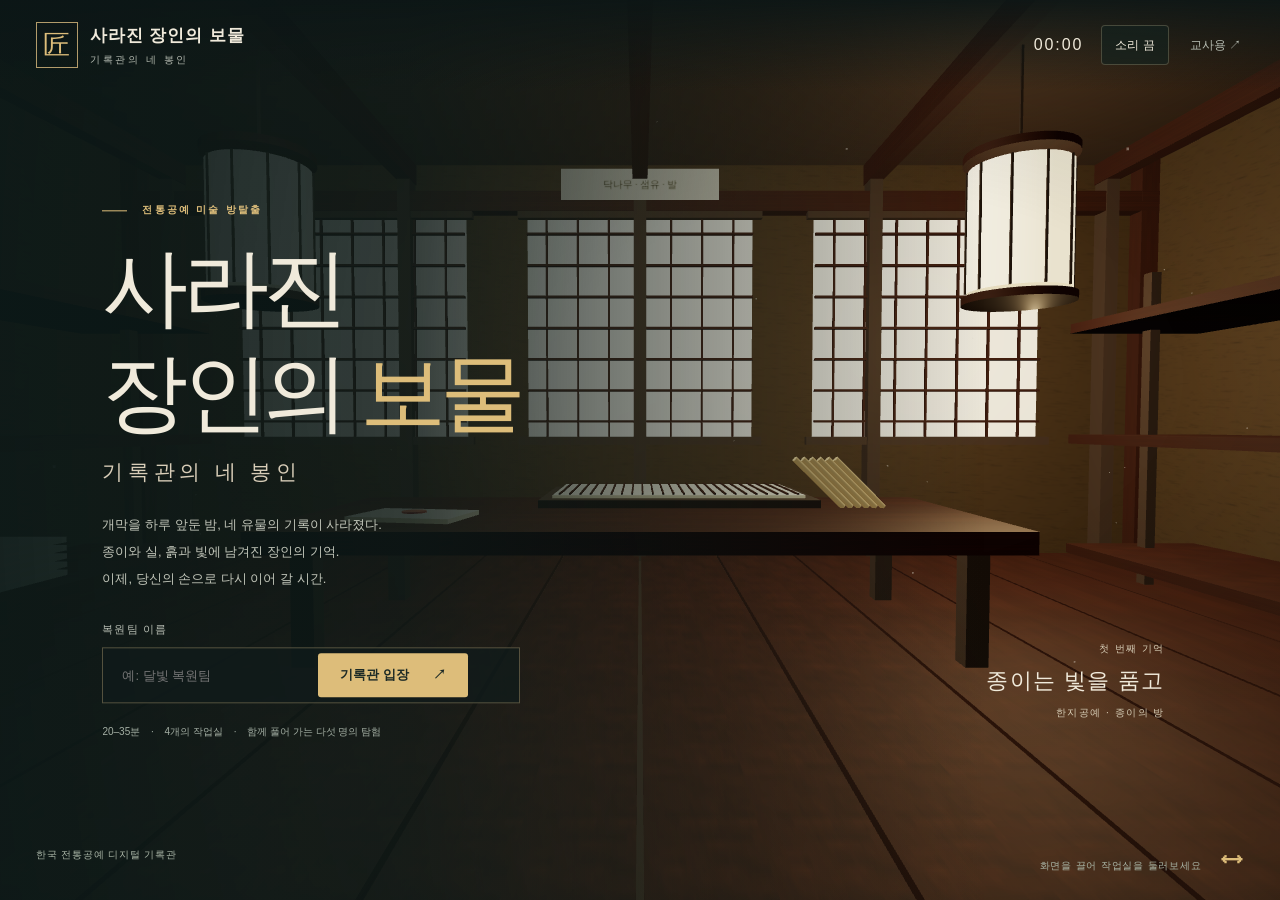
<file: index.html>
<!doctype html>
<html lang="ko">
<head>
  <meta charset="utf-8">
  <meta name="viewport" content="width=device-width,initial-scale=1,viewport-fit=cover">
  <meta name="theme-color" content="#111c1b">
  <meta name="description" content="네 개의 전통공예 작업실을 탐험하는 3D 미술 방탈출. 종이, 실, 흙, 빛 속에서 장인의 기록을 복원하세요.">
  <title>사라진 장인의 보물 — 기록관의 네 봉인</title>
  <link rel="stylesheet" href="style.css">
</head>
<body>
  <canvas id="world" aria-label="전통공예 작업실 3D 화면. 마우스 또는 손가락으로 끌어 360도 둘러봅니다." tabindex="0"></canvas>
  <div class="vignette" aria-hidden="true"></div>
  <div id="hotspots" aria-label="공간 속 조사 지점"></div>
  <div id="webglError" class="error-banner" hidden>3D를 표시할 수 없습니다. WebGL을 지원하는 최신 브라우저에서 다시 열어 주세요. 단서와 퍼즐은 조사 목록에서 계속 이용할 수 있습니다.</div>

  <header class="topbar">
    <a class="brand" href="index.html" aria-label="게임 시작 화면"><span class="brand-mark">匠</span><span>사라진 장인의 보물<small>기록관의 네 봉인</small></span></a>
    <div class="top-actions"><span id="teamLabel" hidden></span><span id="timer" class="timer" aria-label="플레이 시간">00:00</span><button id="soundBtn" class="icon-btn" aria-pressed="false">소리 끔</button><a class="text-link" href="teacher.html" target="_blank" rel="noopener">교사용 ↗</a></div>
  </header>

  <main id="start" class="start-screen">
    <div class="start-content">
      <div class="eyebrow"><span></span> 전통공예 미술 방탈출</div>
      <h1>사라진<br>장인의 <em>보물</em></h1>
      <p class="subtitle">기록관의 네 봉인</p>
      <p class="intro-copy">개막을 하루 앞둔 밤, 네 유물의 기록이 사라졌다.<br>종이와 실, 흙과 빛에 남겨진 장인의 기억.<br>이제, 당신의 손으로 다시 이어 갈 시간.</p>
      <form id="startForm"><label for="team">복원팀 이름</label><div class="start-field"><input id="team" required maxlength="16" autocomplete="off" placeholder="예: 달빛 복원팀"><button class="primary" type="submit">기록관 입장 <span>↗</span></button></div></form>
      <button id="resumeBtn" class="resume" hidden>저장된 기록 이어 하기 →</button>
      <p class="start-meta">20–35분 <span>·</span> 4개의 작업실 <span>·</span> 함께 풀어 가는 다섯 명의 탐험</p>
    </div>
    <div class="exhibit-caption"><span>첫 번째 기억</span><strong>종이는 빛을 품고</strong><small>한지공예 · 종이의 방</small></div>
    <div class="start-bottom"><span>한국 전통공예 디지털 기록관</span><span>화면을 끌어 작업실을 둘러보세요 <b>⟷</b></span></div>
  </main>

  <section id="play" hidden aria-label="기록관 탐험">
    <div id="practiceBanner" class="practice-banner" hidden>교사용 연습 · 학생 기록과 별도로 저장됩니다</div>
    <nav id="rooms" class="room-nav" aria-label="작업실 선택"></nav>
    <div class="room-heading"><span id="roomIndex" class="eyebrow"></span><h2 id="roomTitle"></h2><p id="roomSub"></p></div>
    <div class="view-tools"><button id="lookLeft" class="icon-btn" aria-label="왼쪽 둘러보기">↶</button><span id="compass">360°</span><button id="lookRight" class="icon-btn" aria-label="오른쪽 둘러보기">↷</button></div>
    <div class="bottom-dock"><div class="mission-copy"><span id="missionLabel" class="eyebrow">현재 임무</span><strong id="missionText"></strong><span id="clueCount"></span></div><div class="dock-actions"><button id="cluesBtn" class="secondary">단서 조사</button><button id="missionBtn" class="primary">봉인 복원 ↗</button></div></div>
    <div class="bottom-strip"><button id="hintBtn" class="text-link">힌트 0 / 3</button><button id="archiveBtn" class="text-link">복원 수첩 <span id="progress">0 / 4</span></button><span id="saveStatus" role="status">기록 자동 저장</span><button id="restartBtn" class="text-link">처음부터</button></div>
  </section>

  <div id="modal" class="modal" hidden><section id="dialog" class="dialog" role="dialog" aria-modal="true" aria-labelledby="dialogTitle" tabindex="-1"><div class="dialog-top"><span id="dialogTag" class="eyebrow"></span><button id="closeModal" class="close-btn" aria-label="창 닫기">×</button></div><h2 id="dialogTitle"></h2><div id="dialogBody"></div></section></div>
  <div id="toast" class="toast" role="status" aria-live="polite" hidden></div>
  <div id="celebration" aria-hidden="true" hidden></div>
  <noscript><div class="error-banner">이 게임은 JavaScript가 필요합니다. 브라우저에서 JavaScript를 허용해 주세요.</div></noscript>
  <script src="vendor/three.min.js"></script>
  <script src="scene.js"></script>
  <script src="game.js"></script>
</body>
</html>
</file>
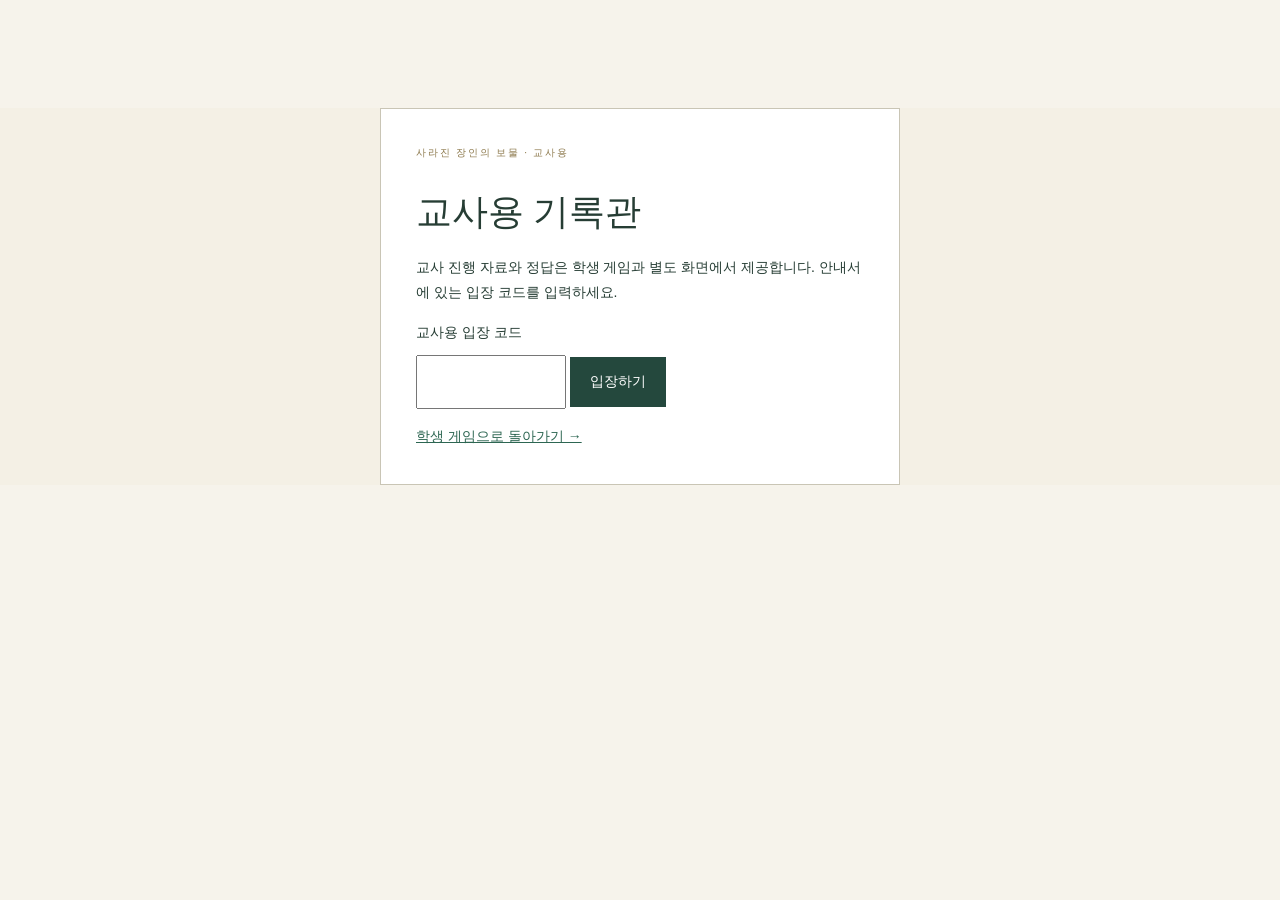
<file: teacher.html>
<!doctype html><html lang="ko"><head><meta charset="utf-8"><meta name="viewport" content="width=device-width,initial-scale=1"><title>교사용 기록관 — 사라진 장인의 보물</title><link rel="stylesheet" href="docs/print.css"><style>body{background:#f4f0e5}.gate{max-width:520px;margin:12vh auto;padding:35px;background:white;border:1px solid #c9c5b5}.gate input{font:inherit;padding:12px;width:150px}.gate button,button{font:inherit;padding:12px 20px;cursor:pointer;background:#24483d;color:white;border:0}.practice-controls{display:flex;gap:10px;flex-wrap:wrap}.practice-controls a{padding:10px 15px;background:#24483d;color:white;text-decoration:none}.notice{padding:12px 18px;border-left:3px solid #a88039;background:#ede4cd}#teacherContent[hidden],.gate[hidden]{display:none}</style></head><body>
<form id="gate" class="gate"><div class="eyebrow">사라진 장인의 보물 · 교사용</div><h1>교사용 기록관</h1><p>교사 진행 자료와 정답은 학생 게임과 별도 화면에서 제공합니다. 안내서에 있는 입장 코드를 입력하세요.</p><label for="pin">교사용 입장 코드</label><p><input id="pin" type="password" required autocomplete="off" aria-label="교사용 입장 코드"> <button type="submit">입장하기</button></p><p id="gateFeedback" role="status"></p><a href="index.html">학생 게임으로 돌아가기 →</a></form>
<main id="teacherContent" class="document" hidden><div class="toolbar"><a href="index.html">← 학생 게임</a><a href="docs/교사용-운영설명서.html" target="_blank">운영 설명서</a><a href="docs/학생-워크시트.html" target="_blank">워크시트</a><button onclick="window.print()">이 자료 인쇄</button><button id="logout">교사용 닫기</button></div><div class="eyebrow">TEACHER'S ARCHIVE</div><h1>네 봉인을 여는 수업</h1><p class="subtitle">사라진 장인의 보물 — 기록관의 네 봉인</p><div class="notice">이 페이지는 수업 중 정답 노출을 줄이는 분리 화면입니다. 입장 코드는 보안 인증이 아닙니다. 학생에게는 <b>index.html</b>만 안내하세요.</div>
<h2>수업 운영 한눈에 보기</h2><p>중2–고1 · 20명 · 5명씩 4모둠 · 게임 20–35분. 도입 3분, 방별 활동 약 5분씩 4회, 최종 봉인 2분, 공유 5분으로 약 30분을 권장합니다. 읽기·조작 속도에 따라 달라지므로 첫 수업 후 시간을 조정하세요.</p><p>각 모둠에 기기 한 대를 배정하고 탐색자·조작자·기록자·해석자·시간관리자를 정합니다. 방을 바꿀 때 역할도 바꿉니다. 카메라 조작이 어려우면 조사 목록을 활용할 수 있습니다.</p>
<table><thead><tr><th>모둠</th><th>1회</th><th>2회</th><th>3회</th><th>4회</th></tr></thead><tbody><tr><td>1</td><td>종이</td><td>실</td><td>흙</td><td>빛</td></tr><tr><td>2</td><td>실</td><td>흙</td><td>빛</td><td>종이</td></tr><tr><td>3</td><td>흙</td><td>빛</td><td>종이</td><td>실</td></tr><tr><td>4</td><td>빛</td><td>종이</td><td>실</td><td>흙</td></tr></tbody></table><p>방은 처음부터 모두 이동 가능합니다. 5분마다 다음 방으로 이동하고, 미완료 퍼즐은 자동 저장하여 자유 복원 시간에 다시 엽니다. 최종 기록은 입장 순서와 무관하게 종이 → 실 → 흙 → 빛으로 정리합니다.</p>
<h2>정답과 퍼즐 작동 방법</h2><table><thead><tr><th>방</th><th>조작과 정답</th><th>학습 목표</th></tr></thead><tbody><tr><td>한지 · 3</td><td>단서 3개 조사 → 투명지 두 장 모두 중앙 빛판 틀에 이동. 왼쪽 위 (270,78), 오차 7 단위 이내. 중첩 무늬는 3. 확인 문항은 닥나무 껍질 섬유·질김·빛의 부드러운 투과.</td><td>한지의 주재료와 성질을 쓰임에 연결한다.</td></tr><tr><td>매듭 · 4</td><td>양 손잡이를 좌우 말뚝(180,180), (540,180)에 이동. 좌상부터 시계 방향으로 적색 위 / 금빛 위 / 적색 위 / 금빛 위. 네 교차 모두 맞춰 확인.</td><td>경로, 반복, 대칭, 위아래 교차를 구별한다. 실제 전통매듭 제작법과 교육 도식을 구분한다.</td></tr><tr><td>청자 · 2</td><td>기물 성형 → 무늬 홈 새기기 → 다른 색 흙 채우기 → 표면 정리하기. 그다음 꽃 홈 3곳은 백토, 줄기 홈 3곳은 흑토로 채우고 확인.</td><td>상감의 핵심 과정과 다른 색 흙을 채우는 원리를 설명한다. 실제 청자는 추가 공정이 있음을 안다.</td></tr><tr><td>나전 · 6</td><td>조각을 선택하고 ±30° 버튼 또는 R로 회전 → 점선 꽃잎 자리에 이동. 각 조각의 방향은 위에서 시계 방향으로 0·60·120·180·240·300°. 6개가 고정된 뒤 꽃잎 수 6 입력.</td><td>자개와 옻칠 바탕의 대비·반사 광택을 이해한다. 꽃잎 수는 게임 규칙임을 구분한다.</td></tr></tbody></table><p class="answer">최종 암호: <b>3426</b> · 종이 → 실 → 흙 → 빛</p>
<h2>테스트용 방 이동 · 초기화</h2><p>아래 링크는 학생 기록과 분리된 <b>교사용 연습</b>을 엽니다. 처음 시작하면 선택한 방에서 출발합니다. 기존 연습을 이어 하면 마지막 연습 위치를 불러옵니다. 연습 화면의 ‘처음부터’로 전체를 초기화하거나 아래에서 방 하나만 초기화하세요.</p><div class="practice-controls"><a href="index.html?practice=1&room=0" target="_blank">종이 연습 ↗</a><a href="index.html?practice=1&room=1" target="_blank">실 연습 ↗</a><a href="index.html?practice=1&room=2" target="_blank">흙 연습 ↗</a><a href="index.html?practice=1&room=3" target="_blank">빛 연습 ↗</a></div><p><label for="resetRoom">초기화할 연습 방 </label><select id="resetRoom"><option value="0">종이의 방</option><option value="1">실의 방</option><option value="2">흙의 방</option><option value="3">빛의 방</option></select> <button id="resetPractice">선택한 연습 방 초기화</button></p><p id="resetFeedback" role="status"></p><p class="notice">초기화 전 연습 탭을 닫고 실행하세요. 다시 열 때 ‘이어 하기’를 누릅니다. 학생 저장 키는 수정하지 않습니다.</p>
<h2>교사 진행 대본</h2><p><b>도입</b> “내일 특별전을 열어야 하는데 네 유물의 기록이 봉인되었습니다. 여러분은 젊은 문화유산 복원팀입니다. 장인의 편지를 읽고, 재료와 도구가 알려 주는 원리를 함께 찾아봅시다.”</p><p><b>탐색 시작</b> “빛나는 표식을 눌러 단서를 모으세요. 정답을 추측하기 전에 모든 재료와 도구를 조사합니다. 조작자는 팀의 설명을 듣고 손을 움직이고, 기록자는 근거를 남깁니다.”</p><p><b>막혔을 때</b> “어느 단서가 이 조작과 연결되나요? 두 사람의 설명을 비교해 보세요. 필요하면 힌트 1부터 차례로 열어도 됩니다.”</p><p><b>전환</b> “지금 상태는 자동으로 저장됩니다. 역할을 바꾸고 다음 작업실로 이동하세요. 못 푼 방은 나중에 돌아올 수 있습니다.”</p><p><b>마무리</b> “장인이 남긴 보물은 무엇이었을까요? 게임의 규칙과 실제 공예 지식을 구분해 설명하고, 네 재료 중 하나를 골라 새로운 쓰임을 제안해 봅시다.”</p>
<h2>단계별 힌트</h2><ol><li><b>한지</b>: 두 장 모두 빛판으로 → 왼쪽 위 모서리를 점선에 → 같은 틀에 정확히 포개고 닥나무와 빛의 성질을 연결.</li><li><b>매듭</b>: 양 손잡이를 말뚝으로 → 위에 놓인 색을 관찰 → 좌상부터 적·금·적·금.</li><li><b>청자</b>: 먼저·마지막 찾기 → 성형·홈·채움·정리 → 꽃은 백토, 줄기는 흑토.</li><li><b>나전</b>: 긴 끝은 바깥 → 위치뿐 아니라 회전 확인 → 60도 간격의 여섯 방향으로 배치 후 꽃잎 세기.</li></ol>
<h2>관찰과 평가</h2><p>완료 속도보다 단서에 근거한 설명, 협력과 역할 순환, 공예 개념의 정확성을 확인합니다. “상감은 물감으로 그리는 것인가?”, “이 도식만으로 실제 국화매듭을 만들 수 있는가?”, “자개는 스스로 빛을 내는가?”, “여섯 꽃잎은 역사적 규칙인가?”를 짧게 토의합니다.</p><h2>학습 자료와 출처</h2><p>공예 설명의 출처와 단순화 범위는 <a href="docs/교사용-운영설명서.html">출력용 교사용 설명서</a>에 정리했습니다. 모든 공간·무늬는 코드로 새로 만든 교육용 표현이며 특정 유물의 정밀 복제는 아닙니다.</p></main>
<script src="teacher.js"></script></body></html>
</file>
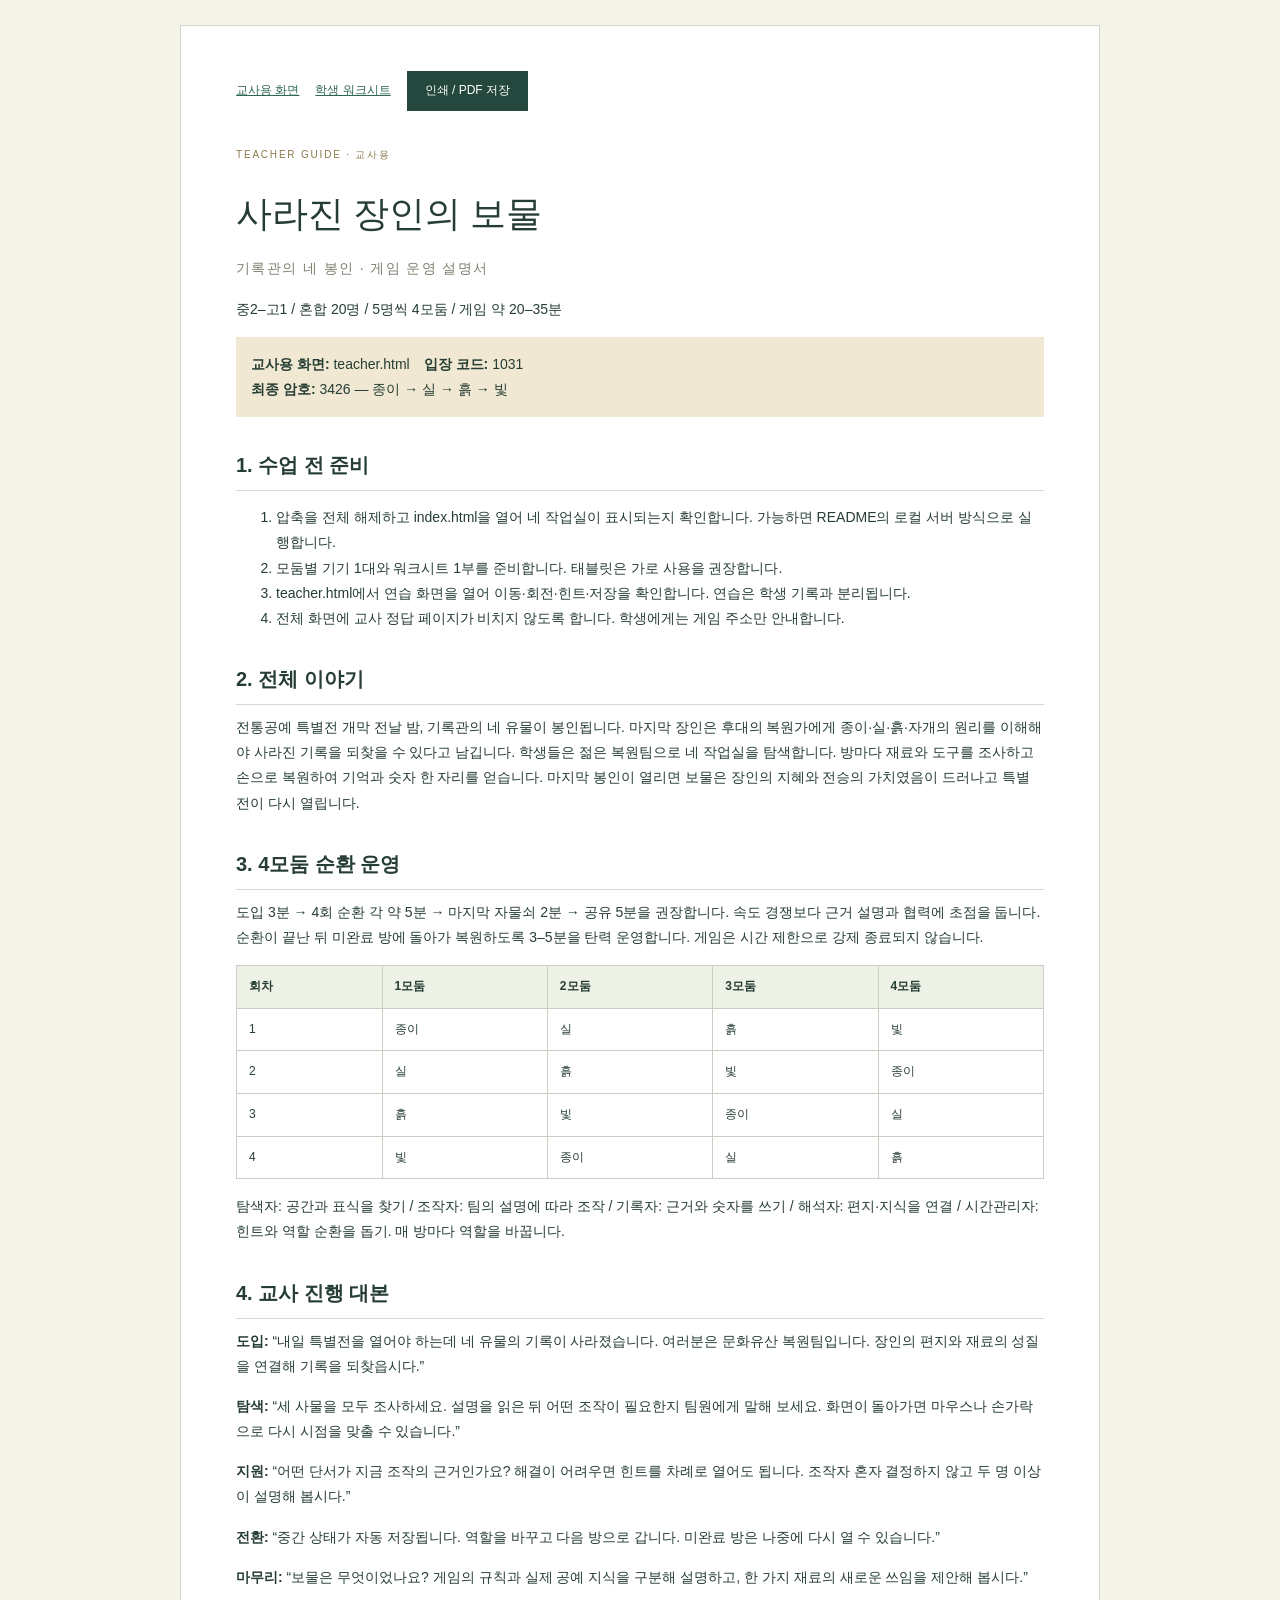
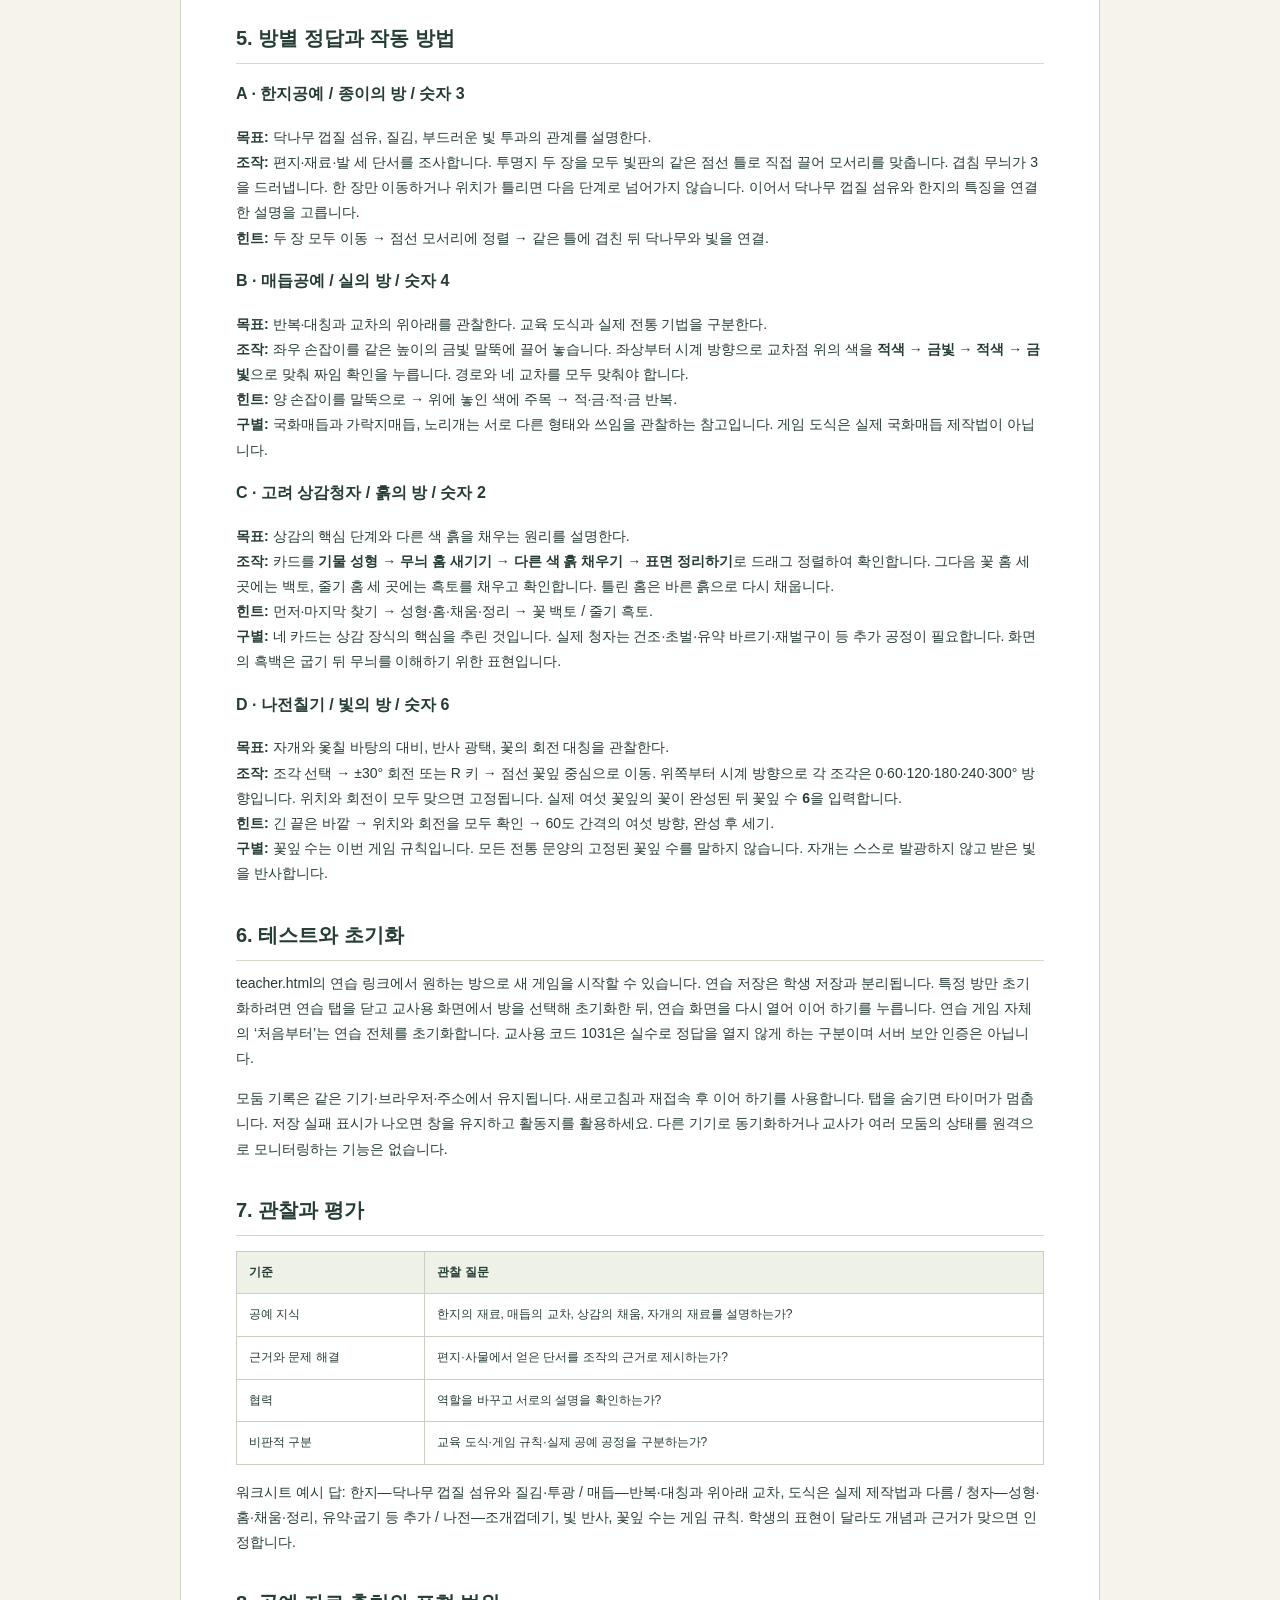
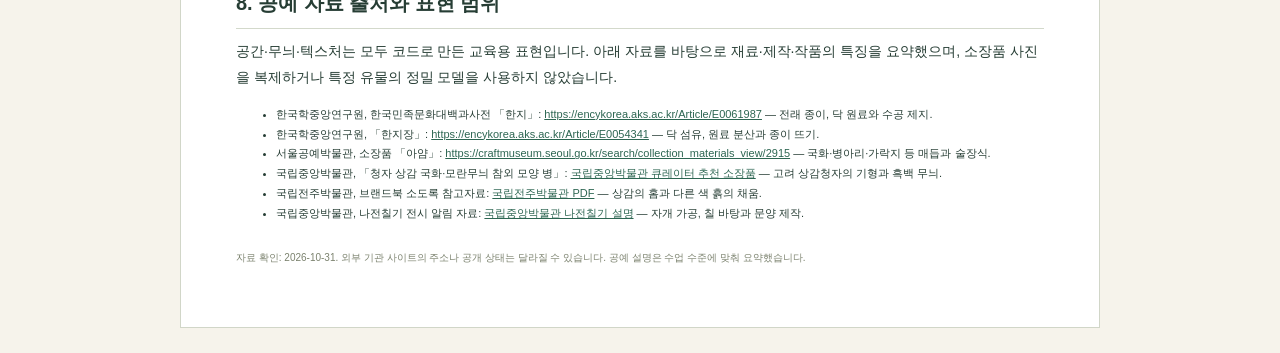
<file: docs/교사용-운영설명서.html>
<!doctype html><html lang="ko"><head><meta charset="utf-8"><meta name="viewport" content="width=device-width,initial-scale=1"><title>교사용 운영 설명서 — 사라진 장인의 보물</title><link rel="stylesheet" href="print.css"></head><body><main class="document"><div class="toolbar"><a href="../teacher.html">교사용 화면</a><a href="학생-워크시트.html">학생 워크시트</a><button onclick="window.print()">인쇄 / PDF 저장</button></div><div class="eyebrow">TEACHER GUIDE · 교사용</div><h1>사라진 장인의 보물</h1><p class="subtitle">기록관의 네 봉인 · 게임 운영 설명서</p><p>중2–고1 / 혼합 20명 / 5명씩 4모둠 / 게임 약 20–35분</p><p class="answer"><b>교사용 화면:</b> teacher.html　<b>입장 코드:</b> 1031<br><b>최종 암호:</b> 3426 — 종이 → 실 → 흙 → 빛</p><h2>1. 수업 전 준비</h2><ol><li>압축을 전체 해제하고 index.html을 열어 네 작업실이 표시되는지 확인합니다. 가능하면 README의 로컬 서버 방식으로 실행합니다.</li><li>모둠별 기기 1대와 워크시트 1부를 준비합니다. 태블릿은 가로 사용을 권장합니다.</li><li>teacher.html에서 연습 화면을 열어 이동·회전·힌트·저장을 확인합니다. 연습은 학생 기록과 분리됩니다.</li><li>전체 화면에 교사 정답 페이지가 비치지 않도록 합니다. 학생에게는 게임 주소만 안내합니다.</li></ol><h2>2. 전체 이야기</h2><p>전통공예 특별전 개막 전날 밤, 기록관의 네 유물이 봉인됩니다. 마지막 장인은 후대의 복원가에게 종이·실·흙·자개의 원리를 이해해야 사라진 기록을 되찾을 수 있다고 남깁니다. 학생들은 젊은 복원팀으로 네 작업실을 탐색합니다. 방마다 재료와 도구를 조사하고 손으로 복원하여 기억과 숫자 한 자리를 얻습니다. 마지막 봉인이 열리면 보물은 장인의 지혜와 전승의 가치였음이 드러나고 특별전이 다시 열립니다.</p><h2>3. 4모둠 순환 운영</h2><p>도입 3분 → 4회 순환 각 약 5분 → 마지막 자물쇠 2분 → 공유 5분을 권장합니다. 속도 경쟁보다 근거 설명과 협력에 초점을 둡니다. 순환이 끝난 뒤 미완료 방에 돌아가 복원하도록 3–5분을 탄력 운영합니다. 게임은 시간 제한으로 강제 종료되지 않습니다.</p><table><tr><th>회차</th><th>1모둠</th><th>2모둠</th><th>3모둠</th><th>4모둠</th></tr><tr><td>1</td><td>종이</td><td>실</td><td>흙</td><td>빛</td></tr><tr><td>2</td><td>실</td><td>흙</td><td>빛</td><td>종이</td></tr><tr><td>3</td><td>흙</td><td>빛</td><td>종이</td><td>실</td></tr><tr><td>4</td><td>빛</td><td>종이</td><td>실</td><td>흙</td></tr></table><p>탐색자: 공간과 표식을 찾기 / 조작자: 팀의 설명에 따라 조작 / 기록자: 근거와 숫자를 쓰기 / 해석자: 편지·지식을 연결 / 시간관리자: 힌트와 역할 순환을 돕기. 매 방마다 역할을 바꿉니다.</p><h2>4. 교사 진행 대본</h2><p><b>도입:</b> “내일 특별전을 열어야 하는데 네 유물의 기록이 사라졌습니다. 여러분은 문화유산 복원팀입니다. 장인의 편지와 재료의 성질을 연결해 기록을 되찾읍시다.”</p><p><b>탐색:</b> “세 사물을 모두 조사하세요. 설명을 읽은 뒤 어떤 조작이 필요한지 팀원에게 말해 보세요. 화면이 돌아가면 마우스나 손가락으로 다시 시점을 맞출 수 있습니다.”</p><p><b>지원:</b> “어떤 단서가 지금 조작의 근거인가요? 해결이 어려우면 힌트를 차례로 열어도 됩니다. 조작자 혼자 결정하지 않고 두 명 이상이 설명해 봅시다.”</p><p><b>전환:</b> “중간 상태가 자동 저장됩니다. 역할을 바꾸고 다음 방으로 갑니다. 미완료 방은 나중에 다시 열 수 있습니다.”</p><p><b>마무리:</b> “보물은 무엇이었나요? 게임의 규칙과 실제 공예 지식을 구분해 설명하고, 한 가지 재료의 새로운 쓰임을 제안해 봅시다.”</p>
<section class="pagebreak"><h2>5. 방별 정답과 작동 방법</h2><h3>A · 한지공예 / 종이의 방 / 숫자 3</h3><p><b>목표:</b> 닥나무 껍질 섬유, 질김, 부드러운 빛 투과의 관계를 설명한다.<br><b>조작:</b> 편지·재료·발 세 단서를 조사합니다. 투명지 두 장을 모두 빛판의 같은 점선 틀로 직접 끌어 모서리를 맞춥니다. 겹침 무늬가 3을 드러냅니다. 한 장만 이동하거나 위치가 틀리면 다음 단계로 넘어가지 않습니다. 이어서 닥나무 껍질 섬유와 한지의 특징을 연결한 설명을 고릅니다.<br><b>힌트:</b> 두 장 모두 이동 → 점선 모서리에 정렬 → 같은 틀에 겹친 뒤 닥나무와 빛을 연결.</p><h3>B · 매듭공예 / 실의 방 / 숫자 4</h3><p><b>목표:</b> 반복·대칭과 교차의 위아래를 관찰한다. 교육 도식과 실제 전통 기법을 구분한다.<br><b>조작:</b> 좌우 손잡이를 같은 높이의 금빛 말뚝에 끌어 놓습니다. 좌상부터 시계 방향으로 교차점 위의 색을 <b>적색 → 금빛 → 적색 → 금빛</b>으로 맞춰 짜임 확인을 누릅니다. 경로와 네 교차를 모두 맞춰야 합니다.<br><b>힌트:</b> 양 손잡이를 말뚝으로 → 위에 놓인 색에 주목 → 적·금·적·금 반복.<br><b>구별:</b> 국화매듭과 가락지매듭, 노리개는 서로 다른 형태와 쓰임을 관찰하는 참고입니다. 게임 도식은 실제 국화매듭 제작법이 아닙니다.</p><h3>C · 고려 상감청자 / 흙의 방 / 숫자 2</h3><p><b>목표:</b> 상감의 핵심 단계와 다른 색 흙을 채우는 원리를 설명한다.<br><b>조작:</b> 카드를 <b>기물 성형 → 무늬 홈 새기기 → 다른 색 흙 채우기 → 표면 정리하기</b>로 드래그 정렬하여 확인합니다. 그다음 꽃 홈 세 곳에는 백토, 줄기 홈 세 곳에는 흑토를 채우고 확인합니다. 틀린 홈은 바른 흙으로 다시 채웁니다.<br><b>힌트:</b> 먼저·마지막 찾기 → 성형·홈·채움·정리 → 꽃 백토 / 줄기 흑토.<br><b>구별:</b> 네 카드는 상감 장식의 핵심을 추린 것입니다. 실제 청자는 건조·초벌·유약 바르기·재벌구이 등 추가 공정이 필요합니다. 화면의 흑백은 굽기 뒤 무늬를 이해하기 위한 표현입니다.</p><h3>D · 나전칠기 / 빛의 방 / 숫자 6</h3><p><b>목표:</b> 자개와 옻칠 바탕의 대비, 반사 광택, 꽃의 회전 대칭을 관찰한다.<br><b>조작:</b> 조각 선택 → ±30° 회전 또는 R 키 → 점선 꽃잎 중심으로 이동. 위쪽부터 시계 방향으로 각 조각은 0·60·120·180·240·300° 방향입니다. 위치와 회전이 모두 맞으면 고정됩니다. 실제 여섯 꽃잎의 꽃이 완성된 뒤 꽃잎 수 <b>6</b>을 입력합니다.<br><b>힌트:</b> 긴 끝은 바깥 → 위치와 회전을 모두 확인 → 60도 간격의 여섯 방향, 완성 후 세기.<br><b>구별:</b> 꽃잎 수는 이번 게임 규칙입니다. 모든 전통 문양의 고정된 꽃잎 수를 말하지 않습니다. 자개는 스스로 발광하지 않고 받은 빛을 반사합니다.</p></section>
<section class="pagebreak"><h2>6. 테스트와 초기화</h2><p>teacher.html의 연습 링크에서 원하는 방으로 새 게임을 시작할 수 있습니다. 연습 저장은 학생 저장과 분리됩니다. 특정 방만 초기화하려면 연습 탭을 닫고 교사용 화면에서 방을 선택해 초기화한 뒤, 연습 화면을 다시 열어 이어 하기를 누릅니다. 연습 게임 자체의 ‘처음부터’는 연습 전체를 초기화합니다. 교사용 코드 1031은 실수로 정답을 열지 않게 하는 구분이며 서버 보안 인증은 아닙니다.</p><p>모둠 기록은 같은 기기·브라우저·주소에서 유지됩니다. 새로고침과 재접속 후 이어 하기를 사용합니다. 탭을 숨기면 타이머가 멈춥니다. 저장 실패 표시가 나오면 창을 유지하고 활동지를 활용하세요. 다른 기기로 동기화하거나 교사가 여러 모둠의 상태를 원격으로 모니터링하는 기능은 없습니다.</p><h2>7. 관찰과 평가</h2><table><tr><th>기준</th><th>관찰 질문</th></tr><tr><td>공예 지식</td><td>한지의 재료, 매듭의 교차, 상감의 채움, 자개의 재료를 설명하는가?</td></tr><tr><td>근거와 문제 해결</td><td>편지·사물에서 얻은 단서를 조작의 근거로 제시하는가?</td></tr><tr><td>협력</td><td>역할을 바꾸고 서로의 설명을 확인하는가?</td></tr><tr><td>비판적 구분</td><td>교육 도식·게임 규칙·실제 공예 공정을 구분하는가?</td></tr></table><p>워크시트 예시 답: 한지—닥나무 껍질 섬유와 질김·투광 / 매듭—반복·대칭과 위아래 교차, 도식은 실제 제작법과 다름 / 청자—성형·홈·채움·정리, 유약·굽기 등 추가 / 나전—조개껍데기, 빛 반사, 꽃잎 수는 게임 규칙. 학생의 표현이 달라도 개념과 근거가 맞으면 인정합니다.</p><h2>8. 공예 자료 출처와 표현 범위</h2><p>공간·무늬·텍스처는 모두 코드로 만든 교육용 표현입니다. 아래 자료를 바탕으로 재료·제작·작품의 특징을 요약했으며, 소장품 사진을 복제하거나 특정 유물의 정밀 모델을 사용하지 않았습니다.</p><ul class="sources"><li>한국학중앙연구원, 한국민족문화대백과사전 「한지」: <a href="https://encykorea.aks.ac.kr/Article/E0061987">https://encykorea.aks.ac.kr/Article/E0061987</a> — 전래 종이, 닥 원료와 수공 제지.</li><li>한국학중앙연구원, 「한지장」: <a href="https://encykorea.aks.ac.kr/Article/E0054341">https://encykorea.aks.ac.kr/Article/E0054341</a> — 닥 섬유, 원료 분산과 종이 뜨기.</li><li>서울공예박물관, 소장품 「아얌」: <a href="https://craftmuseum.seoul.go.kr/search/collection_materials_view/2915">https://craftmuseum.seoul.go.kr/search/collection_materials_view/2915</a> — 국화·병아리·가락지 등 매듭과 술장식.</li><li>국립중앙박물관, 「청자 상감 국화·모란무늬 참외 모양 병」: <a href="https://www.museum.go.kr/MUSEUM/contents/M0501000000.do?relicRecommendId=1569297&amp;schM=view">국립중앙박물관 큐레이터 추천 소장품</a> — 고려 상감청자의 기형과 흑백 무늬.</li><li>국립전주박물관, 브랜드북 소도록 참고자료: <a href="https://jeonju.museum.go.kr/boardDownload.es?bid=0001&amp;list_no=8592&amp;seq=3">국립전주박물관 PDF</a> — 상감의 홈과 다른 색 흙의 채움.</li><li>국립중앙박물관, 나전칠기 전시 알림 자료: <a href="https://www.museum.go.kr/MUSEUM/contents/M0701010000.do?arcId=6295&amp;catCustomType=united&amp;catId=128&amp;schM=view">국립중앙박물관 나전칠기 설명</a> — 자개 가공, 칠 바탕과 문양 제작.</li></ul><p class="foot">자료 확인: 2026-10-31. 외부 기관 사이트의 주소나 공개 상태는 달라질 수 있습니다. 공예 설명은 수업 수준에 맞춰 요약했습니다.</p></section></main></body></html>
</file>
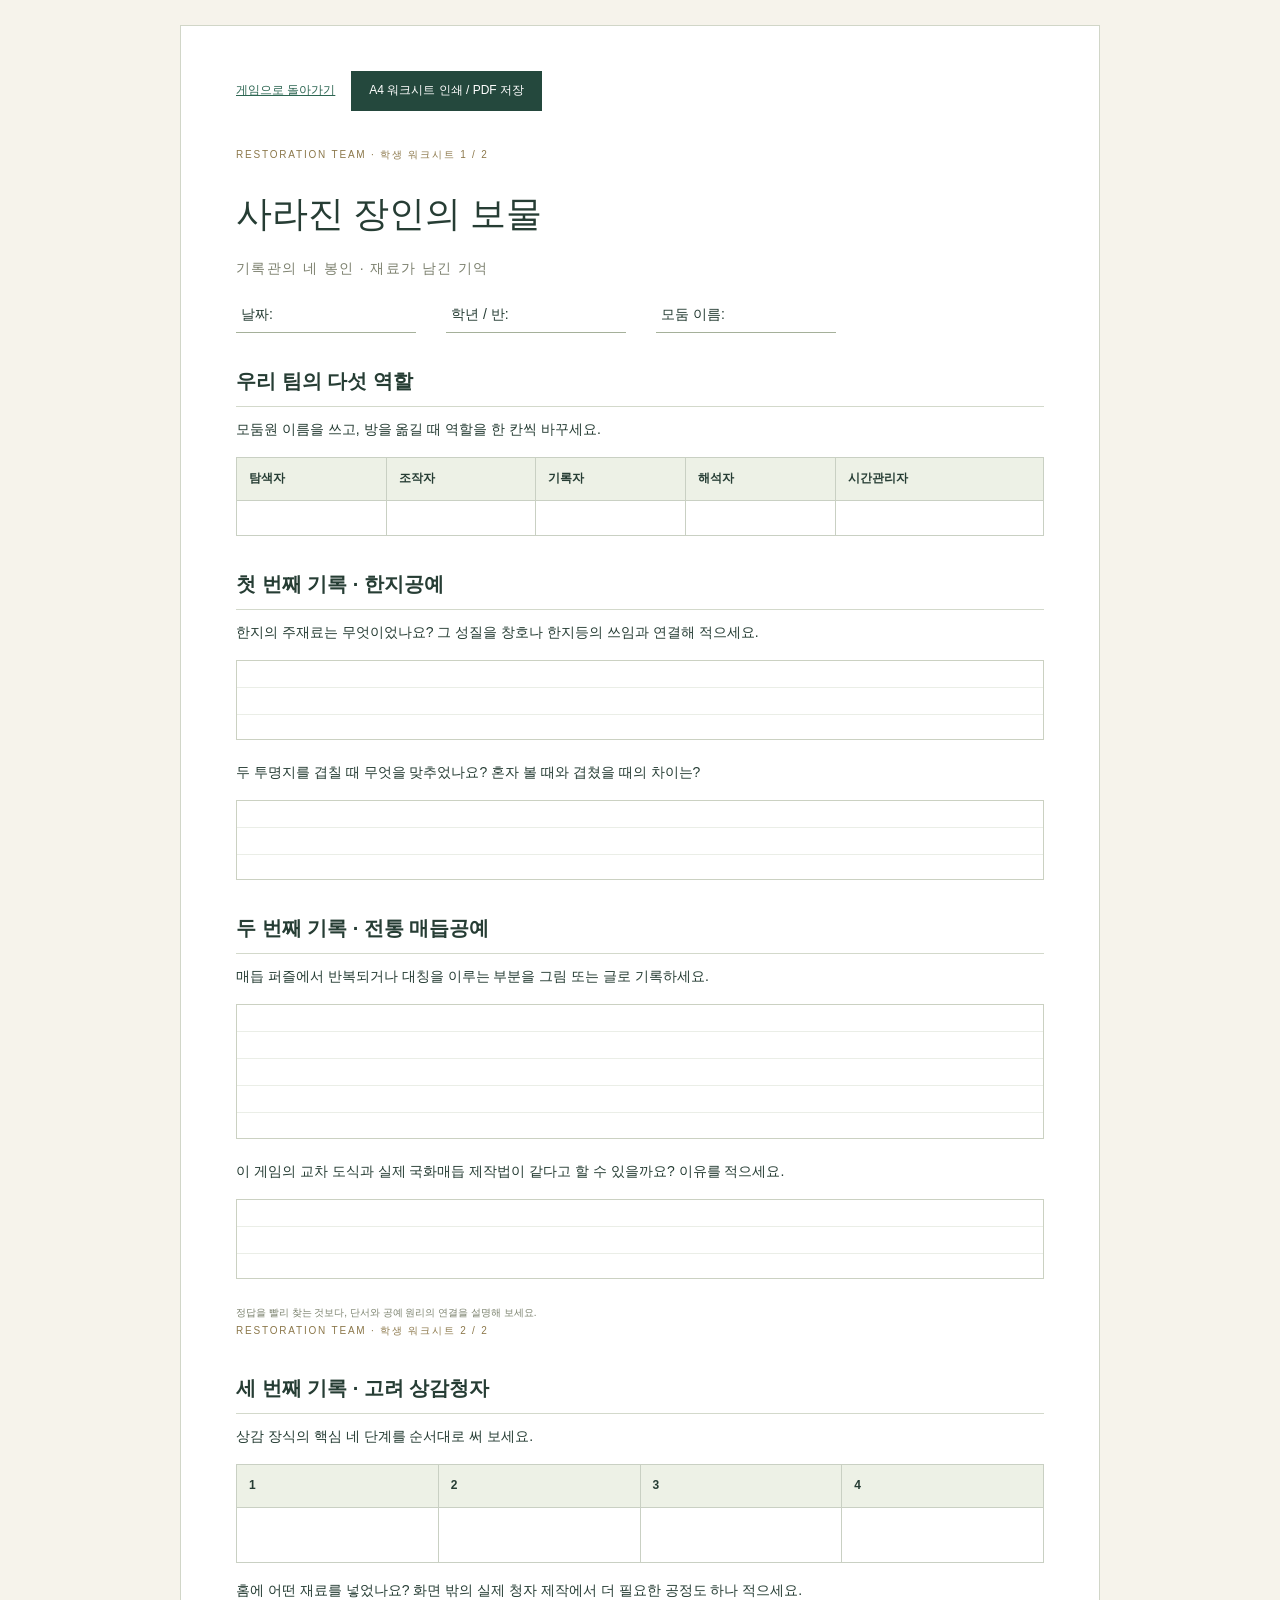
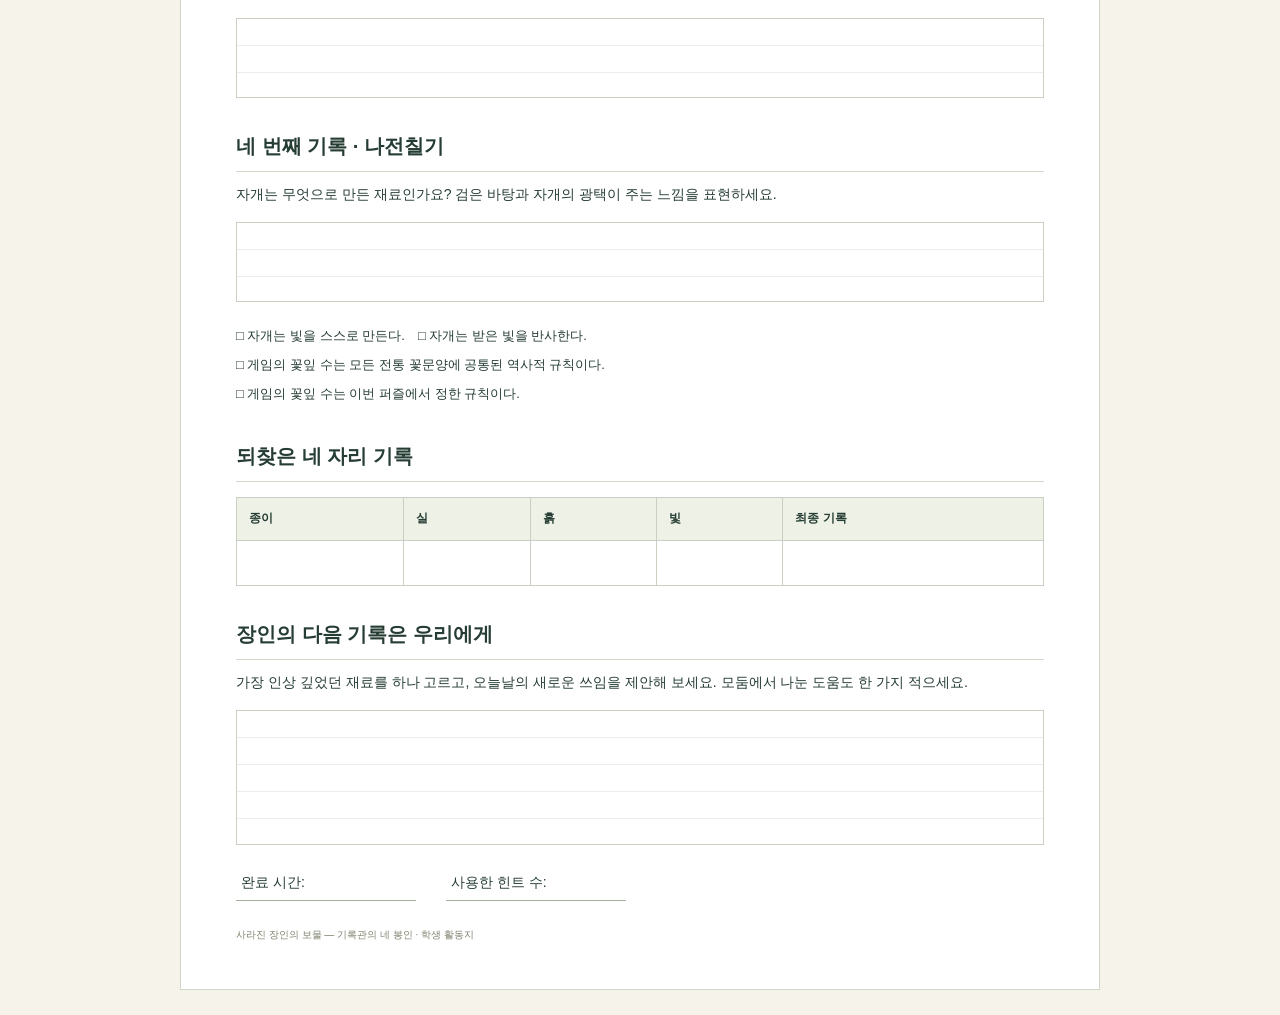
<file: docs/학생-워크시트.html>
<!doctype html><html lang="ko"><head><meta charset="utf-8"><meta name="viewport" content="width=device-width,initial-scale=1"><title>학생 워크시트 — 사라진 장인의 보물</title><link rel="stylesheet" href="print.css"></head><body><main class="document"><div class="toolbar"><a href="../index.html">게임으로 돌아가기</a><button onclick="window.print()">A4 워크시트 인쇄 / PDF 저장</button></div><div class="eyebrow">RESTORATION TEAM · 학생 워크시트 1 / 2</div><h1>사라진 장인의 보물</h1><p class="subtitle">기록관의 네 봉인 · 재료가 남긴 기억</p><div class="fields"><span>날짜:</span><span>학년 / 반:</span><span>모둠 이름:</span></div><h2>우리 팀의 다섯 역할</h2><p>모둠원 이름을 쓰고, 방을 옮길 때 역할을 한 칸씩 바꾸세요.</p><table><tr><th>탐색자</th><th>조작자</th><th>기록자</th><th>해석자</th><th>시간관리자</th></tr><tr><td style="height:35px"></td><td></td><td></td><td></td><td></td></tr></table><h2>첫 번째 기록 · 한지공예</h2><p>한지의 주재료는 무엇이었나요? 그 성질을 창호나 한지등의 쓰임과 연결해 적으세요.</p><div class="write"></div><p>두 투명지를 겹칠 때 무엇을 맞추었나요? 혼자 볼 때와 겹쳤을 때의 차이는?</p><div class="write"></div><h2>두 번째 기록 · 전통 매듭공예</h2><p>매듭 퍼즐에서 반복되거나 대칭을 이루는 부분을 그림 또는 글로 기록하세요.</p><div class="write tall"></div><p>이 게임의 교차 도식과 실제 국화매듭 제작법이 같다고 할 수 있을까요? 이유를 적으세요.</p><div class="write"></div><div class="foot">정답을 빨리 찾는 것보다, 단서와 공예 원리의 연결을 설명해 보세요.</div>
<section class="pagebreak"><div class="eyebrow">RESTORATION TEAM · 학생 워크시트 2 / 2</div><h2>세 번째 기록 · 고려 상감청자</h2><p>상감 장식의 핵심 네 단계를 순서대로 써 보세요.</p><table><tr><th>1</th><th>2</th><th>3</th><th>4</th></tr><tr><td style="height:55px"></td><td></td><td></td><td></td></tr></table><p>홈에 어떤 재료를 넣었나요? 화면 밖의 실제 청자 제작에서 더 필요한 공정도 하나 적으세요.</p><div class="write"></div><h2>네 번째 기록 · 나전칠기</h2><p>자개는 무엇으로 만든 재료인가요? 검은 바탕과 자개의 광택이 주는 느낌을 표현하세요.</p><div class="write"></div><div class="check">□ 자개는 빛을 스스로 만든다.　□ 자개는 받은 빛을 반사한다.<br>□ 게임의 꽃잎 수는 모든 전통 꽃문양에 공통된 역사적 규칙이다.<br>□ 게임의 꽃잎 수는 이번 퍼즐에서 정한 규칙이다.</div><h2>되찾은 네 자리 기록</h2><table><tr><th>종이</th><th>실</th><th>흙</th><th>빛</th><th>최종 기록</th></tr><tr><td style="height:45px"></td><td></td><td></td><td></td><td></td></tr></table><h2>장인의 다음 기록은 우리에게</h2><p>가장 인상 깊었던 재료를 하나 고르고, 오늘날의 새로운 쓰임을 제안해 보세요. 모둠에서 나눈 도움도 한 가지 적으세요.</p><div class="write tall"></div><div class="fields"><span>완료 시간:</span><span>사용한 힌트 수:</span></div><div class="foot">사라진 장인의 보물 — 기록관의 네 봉인 · 학생 활동지</div></section></main></body></html>
</file>
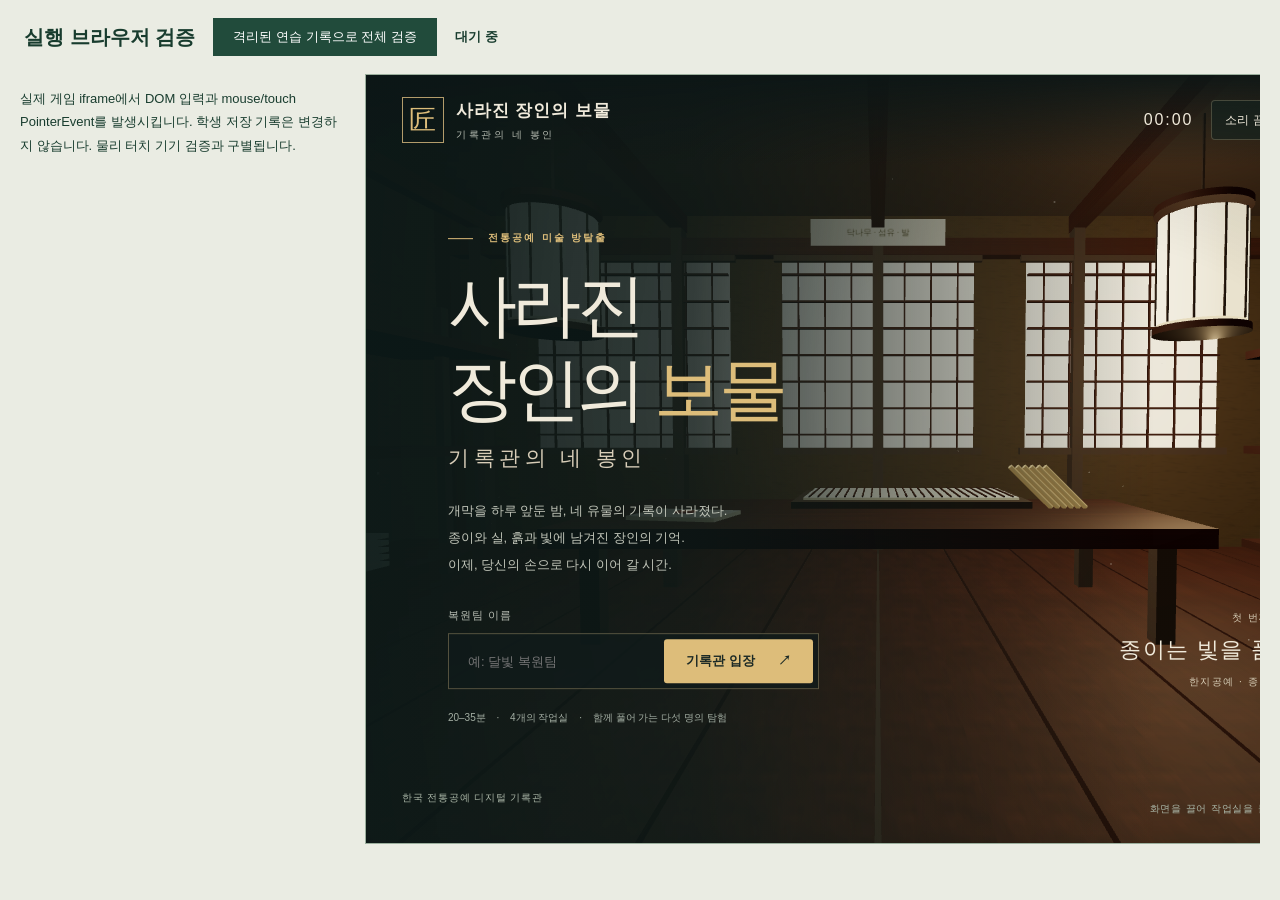
<file: tests/browser-tests.html>
<!doctype html><html lang="ko"><head><meta charset="utf-8"><meta name="viewport" content="width=device-width,initial-scale=1"><title>브라우저 검증 — 사라진 장인의 보물</title><style>body{margin:0;background:#eaece3;color:#183c2e;font:13px 'Malgun Gothic',sans-serif}header{padding:18px 24px;display:flex;align-items:center;gap:18px}h1{font-size:20px;margin:0}button{padding:10px 20px;background:#214b3b;color:white;border:0;cursor:pointer}main{display:flex;gap:15px;padding:0 20px 20px}#results{width:330px;flex-shrink:0;max-height:85vh;overflow:auto;line-height:1.8}#frameWrap{overflow:auto;max-height:86vh;flex:1}iframe{border:1px solid #9baf9d;background:#14241e}.pass{color:#1d6844}.fail{color:#a62b26}li{margin-bottom:8px}#summary{font-weight:bold}</style></head><body><header><h1>실행 브라우저 검증</h1><button id="run">격리된 연습 기록으로 전체 검증</button><span id="summary">대기 중</span></header><main><section id="results"><p>실제 게임 iframe에서 DOM 입력과 mouse/touch PointerEvent를 발생시킵니다. 학생 저장 기록은 변경하지 않습니다. 물리 터치 기기 검증과 구별됩니다.</p><ol id="log"></ol><pre id="json"></pre></section><div id="frameWrap"><iframe id="frame" title="검증용 실제 게임" width="1024" height="768" src="../index.html?practice=1"></iframe></div></main><script src="browser-tests.js"></script></body></html>
</file>
<file: style.css>
:root{--bg:#111c1b;--ink:#f0eadb;--muted:#b7bdb3;--gold:#ddbd7a;--line:rgba(224,206,165,.24);--panel:#182522;--accent:#ddbd7a;--serif:Batang,'바탕','Noto Serif KR',serif;--sans:'Malgun Gothic','Apple SD Gothic Neo',sans-serif;color-scheme:dark;font-family:var(--sans)}
*{box-sizing:border-box}html,body{margin:0;width:100%;height:100%;overflow:hidden}body{background:var(--bg);color:var(--ink);font-size:15px}button,input,select{font:inherit}button,a,input{touch-action:manipulation}button{cursor:pointer;color:inherit}button:disabled{opacity:.4;cursor:default}button:focus-visible,a:focus-visible,input:focus-visible,[tabindex]:focus-visible{outline:3px solid #f4d493;outline-offset:4px}a{color:inherit;text-decoration:none}button{border:0}h1,h2,h3,p{margin-top:0}[hidden]{display:none!important}#world{position:fixed;inset:0;width:100%;height:100%;touch-action:none;cursor:grab}#world.dragging{cursor:grabbing}.vignette{position:fixed;inset:0;pointer-events:none;background:radial-gradient(ellipse at 68% 42%,transparent 25%,rgba(5,13,12,.38) 100%)}
.topbar{position:fixed;z-index:5;inset:0 0 auto;display:flex;align-items:center;justify-content:space-between;gap:16px;padding:22px 36px;background:linear-gradient(#0c1616e8,transparent)}.brand{display:flex;align-items:center;gap:12px;font-family:var(--serif);font-weight:bold;font-size:17px;letter-spacing:.06em}.brand-mark{font-size:27px;display:grid;place-items:center;width:42px;height:46px;border:1px solid #b39c6b;color:var(--gold);font-weight:400}.brand small{display:block;font-family:var(--sans);font-weight:400;font-size:10px;color:var(--muted);letter-spacing:.26em;margin-top:6px}.top-actions{display:flex;gap:18px;align-items:center;font-size:12px}.timer{font-variant-numeric:tabular-nums;font-size:16px;letter-spacing:.12em}.icon-btn{background:#12221f9e;border:1px solid var(--line);border-radius:4px;min-height:40px;padding:8px 13px;font-size:12px}.text-link{background:none;color:var(--muted);font-size:12px;padding:10px 3px}.text-link:hover{color:var(--gold)}
.start-screen{position:fixed;inset:0;z-index:3;pointer-events:none;background:linear-gradient(90deg,#0c1918f0 0%,#0d1918cf 32%,transparent 77%)}.start-content{position:absolute;left:8%;top:50%;transform:translateY(-45%);max-width:590px;pointer-events:auto}.eyebrow{font-size:10px;color:var(--gold);letter-spacing:.22em;font-weight:600;display:block}.eyebrow>span{display:inline-block;width:25px;border-top:1px solid var(--gold);vertical-align:middle;margin-right:10px}h1{font-family:var(--serif);font-size:clamp(50px,6.7vw,94px);line-height:1.22;letter-spacing:-.065em;margin:20px 0 12px;font-weight:400}h1 em{color:var(--gold);font-style:normal}.subtitle{font-family:var(--serif);font-size:21px;letter-spacing:.22em;color:#d8cdb8;margin-bottom:26px}.intro-copy{font-size:13px;color:#c2c6ba;line-height:2.05;margin-bottom:30px}.start-content label{font-size:11px;letter-spacing:.1em;display:block;margin-bottom:10px;color:var(--muted)}.start-field{display:flex;max-width:440px;border:1px solid #bca57766;padding:5px;background:#101b1bba}.start-field input{min-width:0;width:210px;border:0;background:none;padding:10px 14px;color:var(--ink);font-size:13px}.primary{background:var(--gold);color:#1c2a26;min-height:44px;padding:12px 22px;border-radius:3px;font-size:13px;font-weight:bold;white-space:nowrap}.primary:hover{background:#f2dba7}.primary span{margin-left:20px}.secondary{background:#ffffff08;border:1px solid var(--line);border-radius:3px;min-height:44px;padding:11px 20px;font-size:13px}.secondary:hover{background:#ffffff12}.resume{color:var(--gold);border-bottom:1px solid #ddbd7a66;background:none;padding:12px 0 7px;font-size:12px}.start-meta{font-size:10px;color:#a4afa4;margin-top:20px;line-height:1.8}.start-meta span{margin:0 8px}.exhibit-caption{position:absolute;right:9%;bottom:20%;text-align:right;letter-spacing:.1em}.exhibit-caption span,.exhibit-caption small{display:block;color:#d6cdb6;font-size:10px}.exhibit-caption strong{display:block;font-family:var(--serif);font-size:22px;font-weight:400;margin:10px 0}.start-bottom{position:absolute;bottom:25px;left:36px;right:36px;display:flex;justify-content:space-between;color:#aab6a7;font-size:10px;letter-spacing:.08em}.start-bottom b{font-size:23px;margin-left:15px;color:var(--gold)}
.room-nav{position:fixed;left:30px;top:50%;transform:translateY(-45%);z-index:4;display:flex;flex-direction:column;gap:10px}.room-tab{display:flex;align-items:center;gap:13px;min-height:55px;text-align:left;background:#11221ed9;border:1px solid var(--line);padding:10px 15px;border-radius:3px}.room-tab .room-icon{font-family:var(--serif);font-size:23px;color:var(--accent);width:28px;text-align:center}.room-tab span:last-child{font-size:12px}.room-tab small{display:block;color:var(--muted);font-size:9px;margin-top:5px;letter-spacing:.1em}.room-tab[aria-current=true]{border-color:var(--accent);background:#28352aeb;box-shadow:inset 3px 0 var(--accent)}.room-tab .solved{color:#b8dda6}.room-heading{position:fixed;left:30px;top:125px;z-index:3;pointer-events:none}.room-heading h2{font-family:var(--serif);font-size:34px;font-weight:400;margin:13px 0 9px;letter-spacing:-.04em;text-shadow:0 2px 20px #000}.room-heading p{font-size:11px;color:var(--muted);max-width:240px;line-height:1.7}.view-tools{position:fixed;right:28px;top:50%;display:flex;align-items:center;gap:12px;z-index:4}.view-tools span{font-size:10px;letter-spacing:.15em}.view-tools .icon-btn{font-size:22px;padding:2px 12px}.bottom-dock{position:fixed;z-index:4;bottom:68px;left:50%;transform:translateX(-50%);width:min(760px,calc(100vw - 60px));display:flex;align-items:center;justify-content:space-between;gap:20px;padding:22px 25px;background:#14241fec;border:1px solid var(--line);border-radius:5px;backdrop-filter:blur(15px)}.mission-copy{display:flex;flex-direction:column;gap:8px;min-width:0}.mission-copy strong{font-family:var(--serif);font-weight:400;font-size:17px;line-height:1.4}.mission-copy>span:last-child{font-size:10px;color:var(--muted)}.dock-actions{display:flex;gap:8px;flex-shrink:0}.bottom-strip{position:fixed;z-index:4;bottom:18px;left:32px;right:32px;display:flex;align-items:center;gap:22px}.bottom-strip #saveStatus{margin-left:auto;font-size:10px;color:#a8b8aa}.bottom-strip #progress{color:var(--gold);padding-left:9px}.practice-banner{position:fixed;top:95px;left:50%;transform:translateX(-50%);padding:6px 14px;background:#482b26;border:1px solid #a57465;font-size:11px;z-index:4}
.hotspot{position:absolute;z-index:2;transform:translate(-50%,-50%);padding:0;border:0;background:none;display:flex;flex-direction:column;align-items:center;gap:8px;white-space:nowrap}.hotspot i{width:18px;height:18px;background:var(--accent);border:5px solid #19302b;border-radius:50%;box-shadow:0 0 0 1px var(--accent),0 0 24px var(--accent);animation:beacon 3s infinite}.hotspot span{font-size:11px;background:#101d1be8;border:1px solid var(--line);padding:7px 12px;border-radius:3px;color:#eee5cd}.hotspot.seen i{background:#aac7a1;box-shadow:0 0 0 1px #aac7a1}.hotspot:hover span{border-color:var(--accent)}@keyframes beacon{50%{box-shadow:0 0 0 5px #ddbd7a15,0 0 30px var(--accent)}}
.modal{position:fixed;inset:0;z-index:20;padding:22px;display:grid;place-items:center;background:#05100ec9;backdrop-filter:blur(7px)}.dialog{width:min(850px,100%);max-height:calc(100dvh - 44px);overflow:auto;background:linear-gradient(130deg,#23352e,#15231f);border:1px solid #bbac8255;border-radius:8px;padding:26px 30px 28px;box-shadow:0 30px 100px #0008}.dialog-top{display:flex;align-items:center;justify-content:space-between;margin-bottom:8px}.close-btn{width:38px;height:38px;background:#ffffff08;border:1px solid var(--line);border-radius:50%;font-size:25px;line-height:1}.dialog h2{font-family:var(--serif);font-weight:400;font-size:29px;margin-bottom:17px}.dialog h3{font-family:var(--serif);font-weight:400;font-size:20px;margin-top:22px;margin-bottom:10px}.dialog p,.dialog li{font-size:13px;line-height:1.9;color:#d0d7c8}.dialog .lead{font-family:var(--serif);font-size:20px;color:#eee2bd;line-height:1.9}.actions{display:flex;justify-content:flex-end;align-items:center;gap:10px;flex-wrap:wrap;margin-top:18px}.note{font-size:11px!important;line-height:1.7!important;color:#afbdae!important}.letter{padding:22px 26px;background:#e6dbc0;color:#423c2e;border-radius:3px}.letter p{color:#423c2e;font-family:var(--serif);font-size:17px;line-height:2}.letter .signature{text-align:right;font-size:13px}.clue-list{display:grid;grid-template-columns:repeat(3,1fr);gap:12px}.clue-card{background:#ffffff05;border:1px solid var(--line);border-radius:4px;padding:20px;text-align:left;min-height:130px}.clue-card strong{display:block;font-family:var(--serif);font-size:19px;font-weight:400;margin-bottom:12px}.clue-card span{display:block;color:var(--muted);font-size:11px}.clue-card b{color:var(--gold);font-size:11px;display:block;margin-top:18px}.feedback{min-height:31px;margin-top:10px;font-size:13px;line-height:1.7;color:#efc288}.feedback.bad{color:#ffb5a4}.feedback.good{color:#b9e1a4}.pill{font-size:10px;padding:5px 10px;background:#ddbd7a15;border:1px solid var(--line);border-radius:20px;color:#d4c294;display:inline-block;margin-right:5px}.puzzle-svg{width:100%;max-height:45dvh;background:#0c1715;border:1px solid var(--line);border-radius:5px;touch-action:none;display:block;user-select:none}.puzzle-svg text{font-family:var(--sans);pointer-events:none}.draggable{cursor:grab;touch-action:none}.draggable:active{cursor:grabbing}.puzzle-tools{display:flex;gap:8px;align-items:center;flex-wrap:wrap;margin:10px 0}.quiz-options{display:grid;gap:10px}.quiz-option{background:#ffffff06;border:1px solid var(--line);padding:15px;text-align:left;border-radius:4px;font-size:13px;line-height:1.6}.quiz-option:hover{border-color:var(--gold)}.code-found{display:flex;gap:25px;align-items:center;padding:20px;border:1px solid var(--line);background:#ddbd7a09}.code-found b{font-size:68px;color:var(--gold);font-family:var(--serif);font-weight:400}.code-found p{margin:0}.archive-grid{display:grid;grid-template-columns:repeat(4,1fr);gap:10px}.archive-cell{border:1px solid var(--line);padding:16px 10px;text-align:center;background:#ffffff04}.archive-cell span{display:block;font-size:11px;color:var(--muted)}.archive-cell b{display:block;font-family:var(--serif);font-weight:400;font-size:43px;color:var(--gold);margin:12px 0}.archive-cell small{font-size:10px}.lock-dials{display:grid;grid-template-columns:repeat(4,1fr);gap:12px;margin:20px 0}.lock-dials label{font-size:11px;display:flex;flex-direction:column;gap:12px;align-items:center}.lock-dials input{width:100%;max-width:95px;height:85px;text-align:center;font-size:44px;font-family:var(--serif);color:var(--gold);border:1px solid var(--line);background:#0f1c18;border-radius:5px}.hint-card{padding:12px 18px;border-left:2px solid var(--gold);background:#ffffff05;margin:10px 0;font-size:13px;line-height:1.8}.seal-list{line-height:1.8}.toast{position:fixed;z-index:40;bottom:20px;left:50%;transform:translateX(-50%);padding:12px 22px;max-width:90vw;background:#e4cd99;color:#17241c;border-radius:4px;box-shadow:0 5px 25px #0007;font-size:13px}.error-banner{position:fixed;z-index:50;bottom:0;left:0;right:0;padding:15px;background:#6d342b;font-size:13px}.confetti{position:fixed;width:6px;height:14px;top:-20px;animation:fall 3s ease-in forwards;z-index:25;pointer-events:none}#celebration{pointer-events:none}@keyframes fall{to{transform:translateY(105vh) rotate(500deg)}}
.puzzle-svg image,.code-found image{image-rendering:pixelated}.code-found svg{image-rendering:pixelated}
@media(min-width:1600px){.start-content{left:11%}.topbar{padding-left:50px;padding-right:50px}}
@media(max-width:1000px){.topbar{padding:18px 22px}.top-actions{gap:10px}.room-nav{left:20px}.room-heading{left:22px;top:105px}.room-heading h2{font-size:28px}.room-tab{padding:9px 10px;gap:8px}.room-tab .room-icon{font-size:20px}.room-nav{gap:7px}.view-tools{right:18px}.start-content{left:7%}.exhibit-caption{right:6%;bottom:19%}.bottom-dock{bottom:62px;width:min(700px,calc(100vw - 40px));padding:18px}.bottom-strip{left:22px;right:22px;gap:16px}.mission-copy strong{font-size:15px}}
@media(max-width:700px){.brand{font-size:13px;gap:8px}.brand-mark{width:30px;height:36px;font-size:22px}.brand small{font-size:8px;letter-spacing:.15em}.topbar{padding:13px 15px}.top-actions{gap:8px}.top-actions .text-link{font-size:10px}#teamLabel{display:none!important}.timer{font-size:12px}.icon-btn{padding:7px;min-height:36px;font-size:10px}.start-content{left:7%;right:7%;top:49%;max-width:440px}.start-screen{background:linear-gradient(90deg,#0c1918ee,#0c191899 75%,#0c191811)}h1{font-size:58px;margin-top:15px}.subtitle{font-size:17px;margin-bottom:18px}.intro-copy{font-size:12px;margin-bottom:20px}.start-field input{width:100%}.start-field .primary{padding:12px}.start-field .primary span{margin-left:5px}.start-meta{font-size:9px}.exhibit-caption{display:none}.start-bottom{left:18px;right:18px;font-size:9px}.start-bottom span:first-child{display:none}.room-heading{top:85px;left:18px}.room-heading h2{font-size:25px;margin:8px 0}.room-heading p{font-size:10px;max-width:200px}.room-nav{top:auto;bottom:172px;left:50%;transform:translateX(-50%);flex-direction:row;width:calc(100% - 32px);justify-content:center;gap:5px}.room-tab{flex:1;min-width:0;padding:8px 5px;justify-content:center;gap:5px;min-height:43px}.room-tab .room-icon{font-size:18px;width:auto}.room-tab span:last-child{font-size:10px}.room-tab small{display:none}.bottom-dock{bottom:55px;width:calc(100vw - 32px);padding:13px 15px;gap:10px;flex-wrap:wrap}.mission-copy{width:100%;gap:4px}.mission-copy strong{font-size:14px}.dock-actions{margin-left:auto;gap:6px}.dock-actions button{min-height:35px;font-size:11px;padding:8px 15px}.bottom-strip{left:17px;right:17px;bottom:9px;gap:10px}.bottom-strip .text-link{font-size:10px}#saveStatus{font-size:9px!important}.view-tools{top:35%;right:12px;gap:8px}.view-tools .icon-btn{font-size:18px}.view-tools span{font-size:9px}.dialog{padding:17px 18px}.modal{padding:10px}.dialog h2{font-size:24px}.dialog p{font-size:12px}.clue-list{grid-template-columns:1fr}.clue-card{min-height:0;padding:13px;display:flex;align-items:center;justify-content:space-between;gap:10px}.clue-card strong{font-size:16px;margin:0}.clue-card b{margin:0}.archive-cell{padding:12px 4px}.archive-cell span{font-size:10px}.archive-cell b{font-size:35px}.archive-cell small{font-size:9px}.puzzle-svg{max-height:44dvh}.lock-dials input{height:68px;font-size:35px}.practice-banner{top:72px;font-size:9px;width:max-content;max-width:95vw}.letter{padding:15px}.letter p{font-size:15px}}
@media(max-height:680px) and (min-width:701px){.start-content{transform:translateY(-41%)}h1{font-size:54px;margin:10px 0}.subtitle{margin-bottom:14px;font-size:17px}.intro-copy{margin-bottom:16px;font-size:12px}.start-meta{margin-top:12px}.room-heading{top:90px}.room-heading p{display:none}.room-nav{top:48%;gap:6px}.room-tab{min-height:44px;padding:7px 11px}.bottom-dock{padding:13px 20px;bottom:51px}.bottom-strip{bottom:7px}.dialog{max-height:calc(100dvh - 22px)}.modal{padding:10px}.puzzle-svg{max-height:42dvh}}
@media(prefers-reduced-motion:reduce){*,*::before,*::after{animation:none!important;scroll-behavior:auto!important}}
</file>
<file: docs/print.css>
:root{font-family:'Malgun Gothic','Apple SD Gothic Neo',sans-serif;color:#263d34;background:#f6f3eb}*{box-sizing:border-box}body{margin:0;line-height:1.8;font-size:14px}.document{width:min(920px,100%);margin:25px auto;padding:45px 55px;background:white;border:1px solid #d1d6c8}.eyebrow{font-size:10px;letter-spacing:.18em;color:#8c784b}h1{font-family:Batang,'바탕',serif;font-weight:400;font-size:36px;margin:18px 0 7px}h2{font-size:20px;font-weight:600;margin:30px 0 10px;border-bottom:1px solid #d3d9cb;padding-bottom:7px}h3{font-size:16px}p{margin:10px 0 15px}.subtitle{color:#7c806e;letter-spacing:.1em}a{color:#2d6652}.toolbar{display:flex;gap:16px;align-items:center;flex-wrap:wrap;margin-bottom:35px;font-size:12px}.toolbar button{background:#24483d;color:white;border:0;padding:9px 18px;font:inherit;cursor:pointer}table{border-collapse:collapse;width:100%;font-size:12px;margin:15px 0}th,td{border:1px solid #c9d0c3;padding:10px 12px;vertical-align:top;text-align:left}th{background:#edf1e6}.answer{padding:15px;background:#f0e8d2}.write{height:80px;border:1px solid #cbd1c2;margin:10px 0 20px;background:repeating-linear-gradient(white 0,white 26px,#d6ddcf 27px)}.write.tall{height:135px}.fields{display:flex;gap:30px;flex-wrap:wrap}.fields span{min-width:180px;border-bottom:1px solid #a5b09a;padding:5px}.foot{margin-top:25px;font-size:10px;color:#7b826e}.pagebreak{break-before:page}.check{font-size:13px;line-height:2.2}.sources{font-size:11px;word-break:break-word}.no-answer{color:#5d6d5d}@page{size:A4;margin:17mm}@media print{html,body{background:white;font-size:10.5pt;line-height:1.65}.document{width:100%;margin:0;border:0;padding:0}.toolbar,.gate{display:none!important}h1{font-size:26pt}h2{font-size:15pt;margin-top:20px;break-after:avoid}table{font-size:9pt}tr{break-inside:avoid}.write{background:none;background:repeating-linear-gradient(white 0,white 26px,#d6ddcf 27px);print-color-adjust:exact}a{color:inherit;text-decoration:none}.pagebreak{break-before:page}.foot{font-size:8pt}.sources{font-size:8pt}}
</file>
